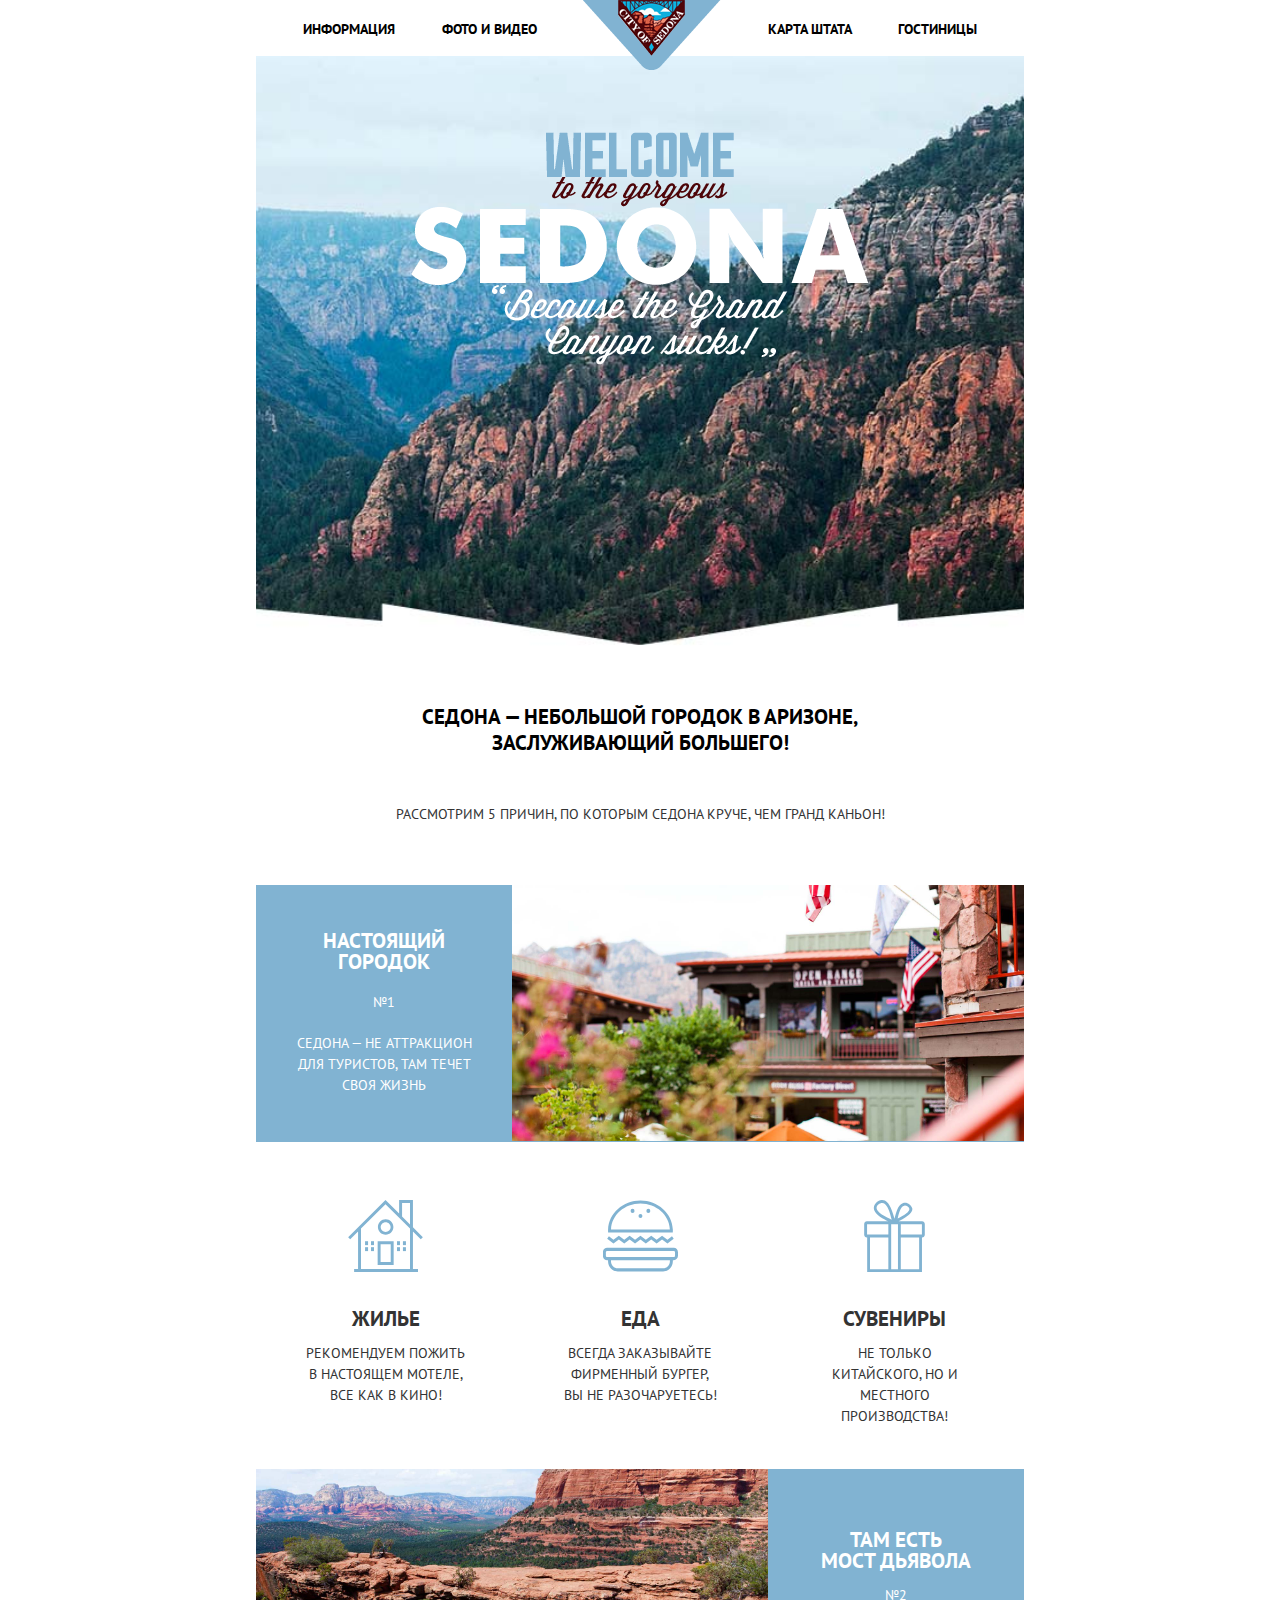
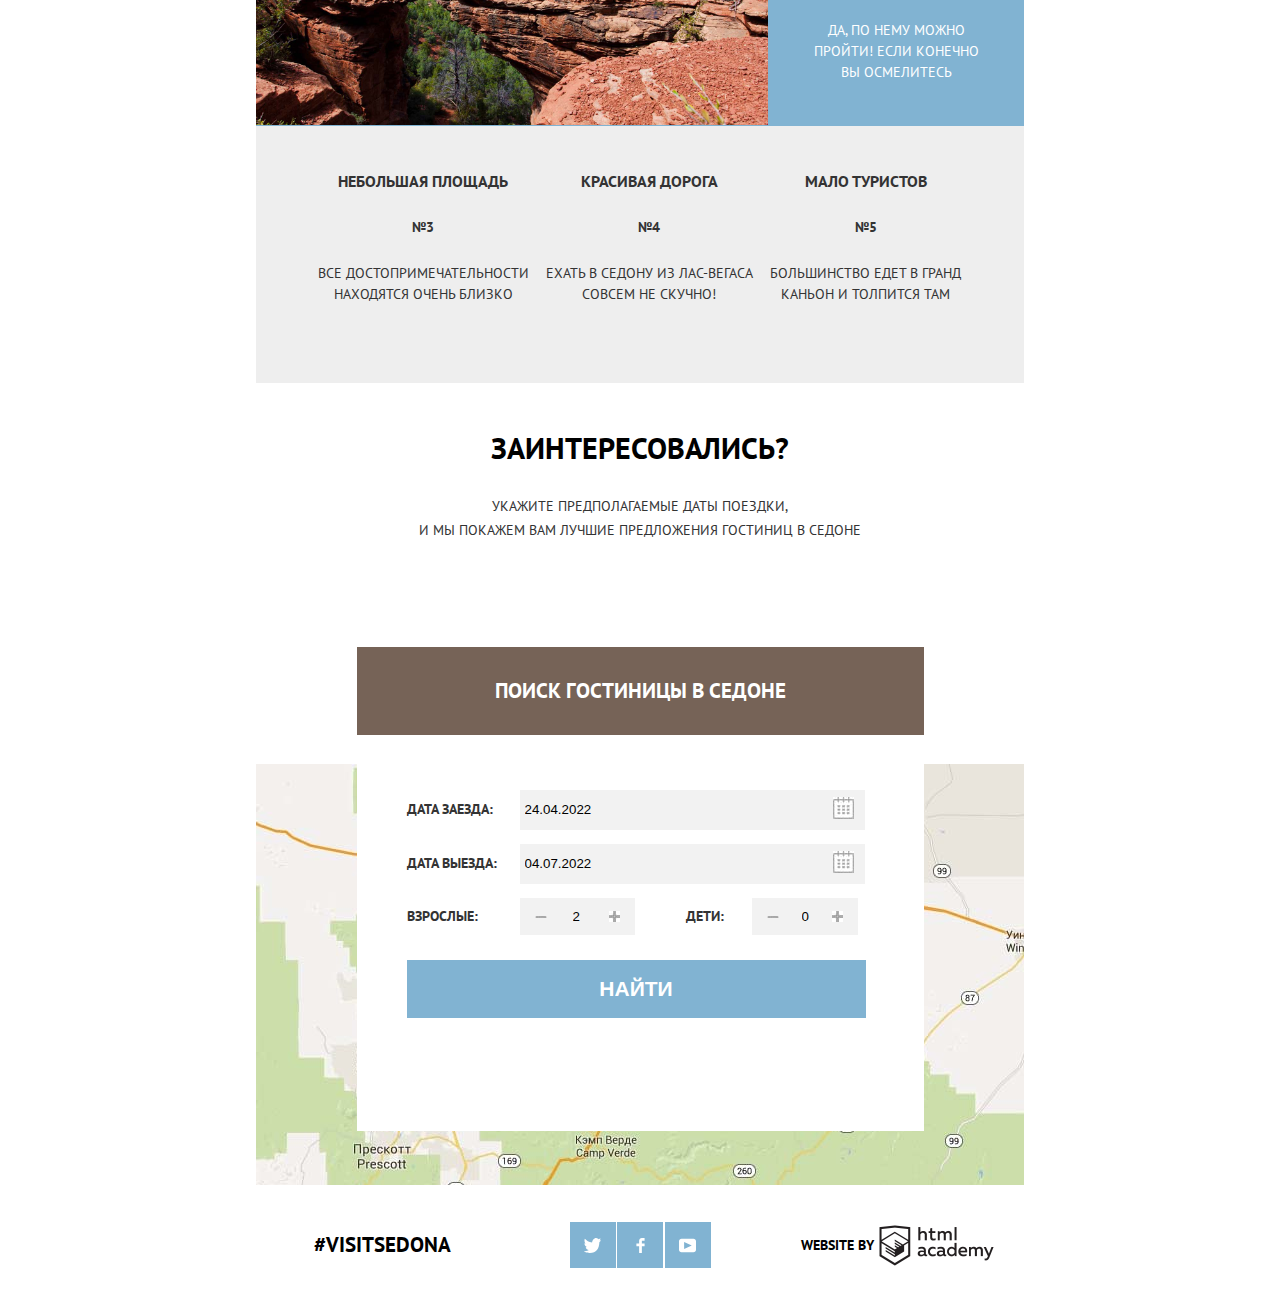
<file: index.html>
<!DOCTYPE html>
<html lang="ru">
<head>
    <meta charset="UTF-8">
    <meta http-equiv="X-UA-Compatible" content="IE=edge">
    <meta name="viewport" content="width=device-width, initial-scale=1.0">
    <title>Город Седона</title>
    <link href="https://fonts.googleapis.com/css2?family=PT+Sans:wght@400;700&display=swap" rel="stylesheet">
    <link rel="stylesheet" href="styles/style.css">
</head>

<body>
    <div class="container">
        <header class="main-header">
            <nav class="main-navigation">
                <ul class="site-navigation">
                    <li><a href="#">Информация</a></li>
                    <li><a href="#">Фото и видео</a></li>
                    <li class="logo">
                        <a>
                            <img src="image/logo.png" width="138" height="70" alt="Логотип Седоны">
                        </a>
                    </li>
                    <li><a href="#">Карта штата</a></li>
                    <li><a href="hotels.html">Гостиницы</a></li>
                </ul>
            </nav>
        </header>

        <main>
            <h1 class="visually-hidden">Седона - красивый город в Аризоне</h1>
            <article class="wellcome">
                <h2 class="visually-hidden">Добро пожаловать в Седону</h2>
                <div class="wellcome-wrapper">
                    <img class="welcome-sity" src="image/Welcome.png" width="188" height="45" alt="Добро пожаловать">
                    <img class="welcome-inscription" src="image/inscription-to-the-gorgeous.png" width="176" height="30" alt="в великолепную">
                    <img class="welcome-sedona" src="image/Sedona.png" width="458" height="78" alt="Седона">
                    <img class="welcome-canyon" src="image/inscription-becausethe-grand-canyon-sucks.png" width="296" height="80" alt="потому что Гранд Каньон сосёт">
                </div>
            </article>
            <article>
                <h2 class="visually-hidden">Преимущества Седоны</h2>
                <p class="description">
                    Седона — небольшой городок в Аризоне,<br> 
                    заслуживающий большего!
                </p>
                <p class="five-benefits">
                    Рассмотрим 5 причин, по которым Седона круче, чем гранд каньон!
                </p>
                <ul class="benefits">
                    <li class="benefits-list">
                        <div class="row">
                            <div class="text-wrapper">
                                <h3>Настоящий<br>
                                    городок</h3>
                                <p class="first-blue-column-benefits">№1</p>
                                <p class="first-blue-column-benefits">Седона — не аттракцион<br> 
                                    для туристов, там течет<br> 
                                    своя жизнь</p>
                            </div>
                        </div>

                        <ul class="benefits-item">
                            <li>
                                <img src="image/icon-home.svg" width="75" height="72" alt="иконка дома">
                                <h4 class="">Жилье</h4>
                                <p class="benefits-description">Рекомендуем пожить в настоящем мотеле, все как в кино!</p>
                            </li>
                            <li>
                                <img src="image/icon-burger.svg" width="75" height="72" alt="иконка дома">
                                <h4 class="">Еда</h4>
                                <p class="benefits-description">Всегда заказывайте фирменный бургер,<br>
                                    вы не разочаруетесь!</p>
                            </li>
                            <li>
                                <img src="image/icon-gift.svg" width="75" height="72" alt="иконка дома">
                                <h4 class="">Сувениры</h4>
                                <p class="benefits-description">Не только китайского, но и местного производства!</p>
                            </li>
                        </ul>
                    </li>

                    <li class="benefits-list">
                        <div class="row-two">
                            <div class="two-text-wrapper">
                                <h3>Там есть<br>
                                    мост дьявола</h3>
                                <p class="second-blue-column-benefits" >№2</p>
                                <p class="second-blue-column-benefits">Да, по нему можно<br> 
                                    пройти! Если конечно<br>
                                    вы осмелитесь</p>
                            </div>
                        </div>
                    </li>

                    <li class="last-benefits-item">
                        <ul class="last-benefits-row">
                            <li class="last-benefits-list">
                                <!-- <div class="last-benefits-row"> -->
                                    <!-- <div class="last-benefits-item"> -->
                                        <h3 class="benefits-list-attraction">Небольшая площадь</h3>
                                        <p>№3</p>
                                        <p class="benefits-description">Все достопримечательности находятся очень близко</p>
                                    </li>
                                    <li class="last-benefits-list">
                                        <h3 class="benefits-list-road">Красивая дорога</h3>
                                        <p>№4</p>
                                        <p class="benefits-description">Ехать в Седону из Лас-Вегаса совсем не скучно!</p>
                                    </li>
                                    <li class="last-benefits-list">
                                        <h3 class="benefits-list-tourists">Мало туристов</h3>
                                        <p>№5</p>
                                        <p class="benefits-description">Большинство едет в гранд каньон и толпится там</p>
                                    </li>
                                    <!-- </div>
                                </div> -->
                            </li>
                        </ul>
                    </li>
                </ul>
                <section class="booking">
                    <h2 class="visually-hidden">Поиск гостиницы в Седоне</h2>
                    <p class="booking-interested">Заинтересовались?</p>
                    <p class="booking-interested-date">Укажите предполагаемые даты поездки,<br> 
                        и мы покажем вам лучшие предложения гостиниц в Cедоне</p>
                    </article>
                    <div class="hotels-container">
                        <div class="hotels-wrapper">
                            <div class="hotel-booking">
                                <p class="hotel-booking-search">Поиск гостиницы в Седоне</p>
                                    <form class="appointment-form" action="https://echo.htmlacademy.ru" method="post">
                                        <div class="form-row">
                                            <p class="search-arrival-date">
                                                <label class="row-title" for="arrival-date">Дата заезда:</label>
                                                <input class="text-input" type="text" name="gate" value="24.04.2022" id="arrival-date" placeholder="24.04.2022">
                                                <button type="button" class="calendar"></button>
                                            </p>
                                            <p class="search-depature-date">
                                                <label class="row-title" for="date-departure">Дата выезда:</label>
                                                <input class="text-input" type="text" name="date" id="date-departure" value="04.07.2022" placeholder="204.07.2022">
                                                <button type="button" class="calendar"></button>
                                            </p>
                                            <div class="adults-children">
                                                <div class="adults">
                                                    <div class="search-adult">
                                                        <label class="row-title" for="adults">Взрослые:</label>
                                                        <div class="counter">
                                                            <button type="button" class="decrease"></button>
                                                            <input class="text-adults" type="text" name="adults-amount" id="adults" value="2">
                                                            <button type="button" class="increase"></button>
                                                        </div>
                                                    </div>
                                                </div>
                                                <div class="kids">
                                                    <div class="search-children">
                                                        <label class="row-title-ch" for="children">Дети:</label>
                                                        <div class="counter">
                                                            <button type="button" class="decrease"></button>
                                                            <!-- <button type="button" class="decrease">&#8211;</button> -->
                                                            <input class="text-chlidren" type="text" name="children-amount" id="children" value="0">
                                                            <!-- <button type="button" class="increase">&#43;</button> -->
                                                            <button type="button" class="increase"></button>
                                                        </div>
                                                    </div>
                                                </div>
                                            </div>
                                        </div>
                                        <input type="submit" class="btn" value="Найти">
                                    </form>
                                
                            </div>
                        </div>
                    </div>
                </section>
        </main>
        <footer class="main-footer">
            <div class="footer-container">
                <a class="hashtag col"  href="index.html">#Visitsedona</a>
                <div class="footer-social col">
                    <h3 class="visiually-hidden">Ссылки на социальные сети</h3>
                    <ul class="footer-social">
                        <li>
                            <a class="social-link" href="https://twitter.com" title="Твиттер">
                                <img  src="image/twitter-icon.svg" width="17" height="15" alt="иконка твиттера"/>
                            </a>
                        </li>
                        <li>
                            <a class="social-link" href="https://ru-ru.facebook.com" title="Фейсбук">
                                <img  src="image/fb-icon.svg" width="17" height="15" alt="иконка фейсбук"/>
                            </a>
                        </li>
                        <li>
                            <a class="social-link" href="https://www.youtube.com" title="Ютуб">
                                <img  src="image/youtube-icon.svg" width="17" height="15" alt="иконка ютуба"/>
                            </a>
                        </li>
                    </ul>
                </div>
                <div class="col">
                    <p class="copyright">
                        <span class="footer-copyright">Website by</span>
                        <a class="logo-name" href="#"></a>
                    </p>
                </div>
            </div>
        </footer>
    </div>    
</body>
</html>
</file>
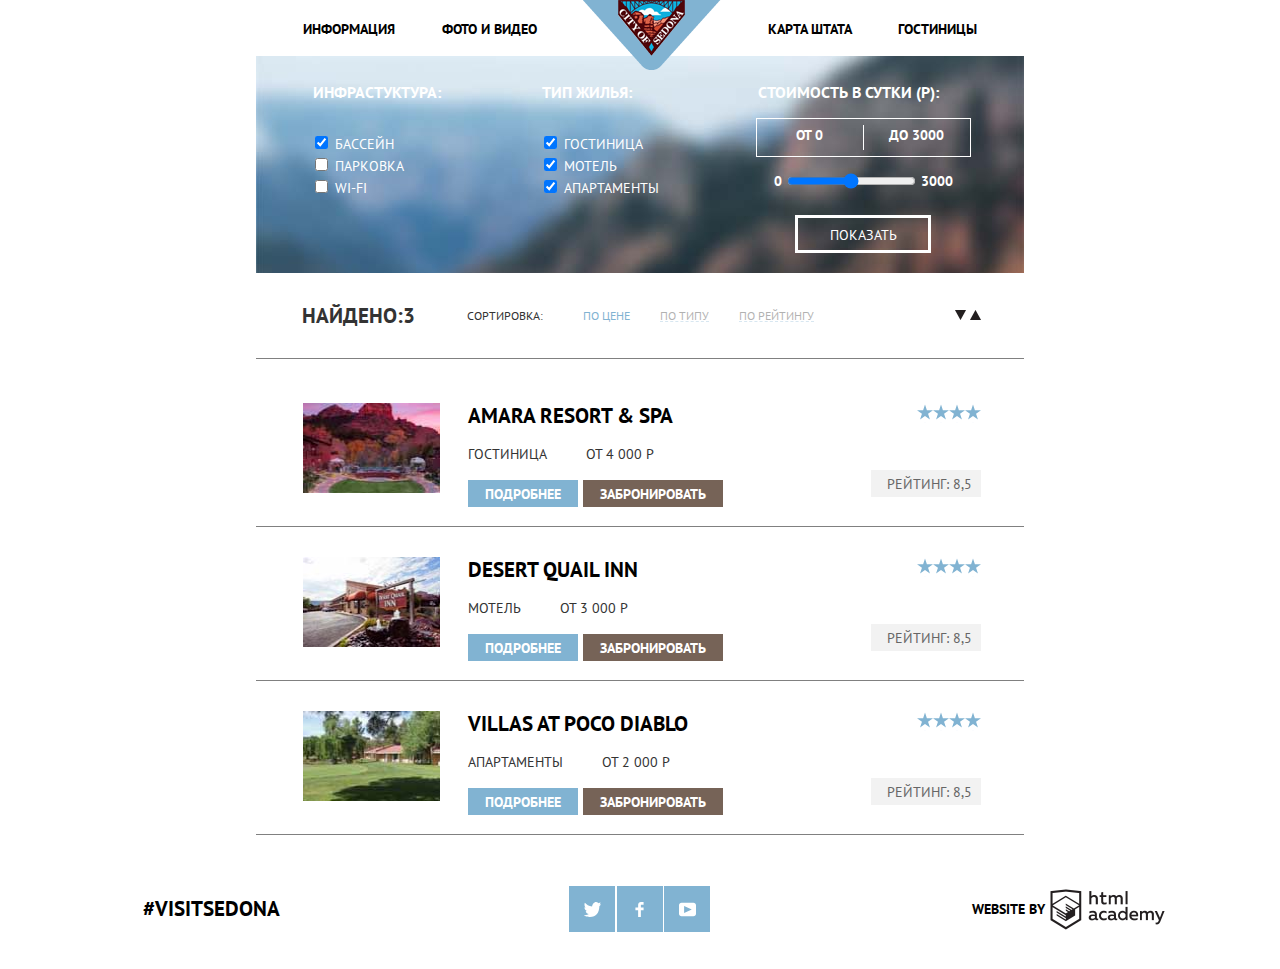
<file: hotels.html>
<!DOCTYPE html>
<html lang="en">
<head>
    <meta charset="UTF-8">
    <meta http-equiv="X-UA-Compatible" content="IE=edge">
    <meta name="viewport" content="width=device-width, initial-scale=1.0">
    <title>Sedona</title>
    <link href="https://fonts.googleapis.com/css2?family=PT+Sans:wght@400;700&display=swap" rel="stylesheet">
    <link rel="stylesheet" href="styles/style.css">
</head>

<body>
    <div class="container">
        <header class="main-header">
            <nav class="main-navigation">
                <ul class="site-navigation">
                    <li><a href="#">Информация</a></li>
                    <li><a href="#">Фото и видео</a></li>
                    <li class="logo">
                        <a>
                            <img src="image/logo.png" width="138" height="70" alt="Логотип Седоны">
                        </a>
                    </li>
                    <li><a href="#">Карта штата</a></li>
                    <li><a href="hotels.html">Гостиницы</a></li>
                </ul>
            </nav>
        </header>
        
    <main class="search-hotels">
        <h1 class="visually-hidden">Гостиницы в Седоне</h1>
        <form class="filter" method="get" action="https://echo.htmlacademy.ru">
            <div class="background-hotels">
                <div class="form-hotels">
                    <fieldset class="infrastructure">
                        <legend>Инфрастуктура:</legend>
                        <ul class="list-object">
                            <li class="filter-option">
                                <div class="object">
                                    <input class="filter-input filter-input-checkbox" type="checkbox" name="swimming-pool" id="filter-swimming-pool" checked>
                                    <label for="filter-swimming-pool" class="filter-object">Бассейн</label>
                                </div>
                            </li>
                            <li class="filter-option">
                                <div class="object">
                                    <input class="filter-input filter-input-checkbox" type="checkbox" name="parking" id="filter-parking">
                                    <label for="filter-parking" class="filter-object">Парковка</label>
                                </div>
                            </li>
                            <li class="filter-option">
                                <div class="object">
                                    <input class="filter-input filter-input-checkbox" type="checkbox" name="wi-fi" id="filter-wi-fi">
                                    <label for="filter-wi-fi" class="filter-object">wi-fi</label> 
                                </div>
                            </li>
                        </ul>
                </fieldset>
                <fieldset class="type-of-housing">
                    <legend>Тип жилья:</legend>
                    <ul class="list-object">
                        <li class="filter-option">
                            <div class="object">
                                <input class="filter-input filter-input-checkbox" type="checkbox" name="hotel" id="filter-hotel" checked>
                                <label for="filter-hotel" class="filter-object">Гостиница</label>
                            </div>
                        </li>
                        <li class="filter-option">
                            <div class="object">
                                <input class="filter-input filter-input-checkbox" type="checkbox" name="motel" id="filter-motel" checked>
                                <label for="filter-motel" class="filter-object">Мотель</label> 
                            </div>
                        </li>
                        <li class="filter-option">
                            <div class="object">
                                <input class="filter-input filter-input-checkbox" type="checkbox" name="apartments" id="filter-apartments" checked>
                                <label for="filter-apartments" class="filter-object">Апартаменты</label> 
                            </div>
                        </li>
                    </ul>
                </fieldset>
                <div class="column-wrap">
                    <fieldset class="price">
                        <legend>Стоимость в сутки (Р):</legend>
                        <div class="price-filter">
                            <p class="limit">
                                <span class="from">от 0</span>
                                <span class="to"> до 3000</span>
                            </p>
                            <p class="range">
                                <span>0</span>
                                <input type="range" min="0"max="3000" id="price" name="price" step="1" class="inp">
                                <span>3000</span> 
                            </p>
                        </div>
                    </fieldset>
                    <p class="btn-ser">
                        <a class="button button-search-hotels" href="#">Показать</a>
                    </p>
                </div>
                </div>
            </div>
            <section class="searching-results">
                <h2 class="visually-hidden">Результаты поиска</h2>
                <div class="sorting-form">
                    <p class="results">Найдено:3</p>
                    <div class="sorting">
                        <p>Сортировка:</p>
                        <ul class="wrapp">
                            <li class="sorting-price line">по цене</li>
                            <li>
                                <a class="sorting-type line" href="">по типу</a> 
                            </li>
                            <li>
                                <a class="sorting-type line" href="">по рейтингу</a> 
                            </li>
                        </ul>
                    </div>
                    <div class="bottom-row">
                        <div>
                            <button class="down">
                                <span class="visiually-hidden">вниз</span></button>
                                <button class="up">
                                <span class="visiually-hidden">вверх</span></button>
                        </div>
                    </div>
                </div>
                <section class="hotels">
                    <h2 class="visually-hidden">Список гостиниц</h2>
                    <!-- <div class="hotel-form"> -->
                            <ul class="hotels-list">
                                <li class="hotels-item">
                                    <p class="hotels-photo">
                                        <img src="image/photo-hotel.jpg" alt="фото гостиницы Amara"/>
                                    </p>
                                    <div class="first-hot">
                                        <h4 class="hotels-title">Amara Resort & Spa</h4>
                                        <p class="hotels-item-type">
                                            <span>Гостиница</span> 
                                            <span> от 4 000 Р</span>
                                        </p>
                                        <p class="botton-form">
                                            <a class="button-more-info" href="#">Подробнее</a>
                                            <a class="button-check" href="#">Забронировать</a>
                                        </p>
                                    </div>
                                    <div class="first-ret">
                                        <p class="stars"></p>
                                        <p class="rating">Рейтинг: 8,5</p>
                                    </div>
                                </li>
                    <!-- </div> -->
                                <li class="hotels-item">
                                    <p class="hotels-photo">
                                        <img src="image/photo-motel.jpg" alt="фото мотеля Desert"/>
                                    </p>
                                    <div class="first-hot">
                                        <h4 class="hotels-title">Desert Quail Inn</h4>
                                        <p class="hotels-item-type">
                                           <span>Мотель</span> 
                                           <span>от 3 000 Р</span>
                                        </p>
                                        <p class="botton-form">
                                            <a class="button-more-info" href="#">Подробнее</a>
                                            <a class="button-check" href="#">Забронировать</a>
                                        </p>
                                    </div>
                                    <div class="first-ret">
                                        <p class="stars"></p>
                                        <p class="rating">Рейтинг: 8,5</p>
                                    </div>
                                    </li>
                                    <li class="hotels-item">
                                        <p class="hotels-photo">
                                            <img src="image/photo-apartament.jpg" alt="фото апартаментов Villas"/>
                                        </p>
                                    <div class="first-hot">    
                                        <h4 class="hotels-title">Villas at Poco Diablo</h4>
                                        <p class="hotels-item-type">
                                        <span>Апартаменты</span> 
                                        <span>от 2 000 Р</span>
                                        </p> 
                                        <p class="botton-form">
                                            <a class="button-more-info" href="#">Подробнее</a>
                                            <a class="button-check" href="#">Забронировать</a>
                                        </p>
                                    </div>
                                    <div class="first-ret">
                                        <p class="stars"></p>
                                        <p class="rating">Рейтинг: 8,5</p>
                                    </div>
                                    
                                </li>
                            </ul>
                </section>
        </div>
    </main>
    
    <footer class="main-footer">
        <div class="footer-container">
            <a class="hashtag col"  href="index.html">#Visitsedona</a>
            <div class="footer-social col">
                <h3 class="visiually-hidden">Ссылки на социальные сети</h3>
                <ul class="footer-social">
                    <li>
                        <a class="social-link" href="https://twitter.com" title="Твиттер">
                            <img  src="image/twitter-icon.svg" width="17" height="15" alt="иконка твиттера"/>
                        </a>
                    </li>
                    <li>
                        <a class="social-link" href="https://ru-ru.facebook.com" title="Фейсбук">
                            <img  src="image/fb-icon.svg" width="17" height="15" alt="иконка фейсбук"/>
                        </a>
                    </li>
                    <li>
                        <a class="social-link" href="https://www.youtube.com" title="Ютуб">
                            <img  src="image/youtube-icon.svg" width="17" height="15" alt="иконка ютуба"/>
                        </a>
                    </li>
                </ul>
            </div>
            <div class="col">
                <p class="copyright">
                    <span class="footer-copyright">Website by</span>
                    <a class="logo-name" href="#"></a>
                </p>
            </div>
        </div>
    </footer>
</div>
</body>
</html>
</file>
<file: styles/style.css>
body {
    margin: 0;
    padding: 0;
    font-family: "PT Sans", Arial, sans-serif;
    font-size: 14px;
    line-height: 21px;
    font-weight: 700;
    color: #333333;
    text-transform: uppercase;
    background-color: #ffffff;
}

.hotels-container {
    width: 768px;
  height: 593px;
  display: flex;
  flex-direction: column;
  justify-content: center;
  align-items: center;

  background-image: url("../image/map.jpg");
  background-position: 0 172px;
  background-size: contain;
  background-repeat: no-repeat;

}

.hotels-wrapper {
width: 567px;
  display: flex;
  flex-direction: column;
  justify-content: flex-start;
  align-items: center;
  background-color: white;
}

.text-input {
    width: 345px;
    box-sizing: border-box;
    height: 40px;
    padding-left: 5px;

    background-color: #f2f2f2;
    border: none;
}

.adults-children {
    display: flex;
    flex-direction: row;
    align-items: flex-start;
}

.form-row {
    margin-top: 55px;
}

.search-adult,
.search-children {
    display: flex;
    flex-direction: row;
    flex-wrap: nowrap;
}

.counter {
    display: flex;
    flex-direction: row;
    flex-wrap: nowrap;

    position: relative;
}

.decrease,
.increase {
    position: absolute;
    


    border: none;
    width: 12px;
    

}

.decrease {
    left: 15px;
    top: 18px;

    background-image: url("../image/mns.jpg");

    height: auto;
    
}

.increase {
    right: 15px;
    top: 13px;
    padding: 0;

    background-image: url("../image/plus.jpg");

    height: 11px;
    width: 11px;
}

.text-adults {
    width: 115px;
    height: 37px;
    border: none;
    padding-left: 53px;

    background-color: #f2f2f2;
    box-sizing: border-box;
}

.text-chlidren {
    width: 106px;
    height: 37px;
    border: none;
    padding-left: 50px;

    background-color: #f2f2f2;
    box-sizing: border-box;
}

.kids {
    margin-left: 51px;
}

.btn {
    margin: 0;
    padding: 0;
    margin-top: 25px;

    width: 459px;
    height: 58px;

    background-color: #81b3d2;
    border: none;
    color: white;
    font-size: 21px;
    text-transform: uppercase;
    font-weight: 700;
}

.hotel-booking-search {
    width: 100%;
    height: 88px;
    margin: 0;
    margin-bottom: 54px;
  align-self: stretch; /* тянись в стороны в своем родителе*/
  margin-bottom: 15px;
  box-sizing: border-box;

  background-color: #766357;
  color: white;

  padding-top: 33px;
  font-size: 21px;
  font-weight: 700;
  text-transform: uppercase;
  text-align: center;
}


.container {
    width: 768px;
    margin: 0 auto;
}

.background-hotels {
    background-image: url("..//image/background-mountain-hotels.jpg");
    height: 217px;
    background-repeat: no-repeat;

}

.form-hotels {
    display: flex;
    flex-direction: row;
    justify-content: space-between;
    flex-wrap: wrap;

    width: 685px;
    height: 165px;

    padding-top: 26px;
    padding-left: 42px;
    padding-right: 42px;
}

.object {
    padding: 0;
    margin-left: auto;
}

.list-object {
    padding: 0;
    margin: 0;
    padding-top: 25px;
}

a {
    text-decoration: none;
}

.main-header {
    height: 56px;
    padding-left: 47px;
    padding-right: 47px;

    background-color: #fff;
    color: #000000;
}

.main-navigation {
    font-size: 14px;
    line-height: 26px;
    color: #000000;
    background-color: #ffffff;
}

.site-navigation {
    display: flex;
    flex-direction: row;
    justify-content: space-between;
    margin: 0;
    padding: 0;

    list-style: none;
}

.site-navigation li {
    padding-top: 16px;
}

.site-navigation a {
    color: #000000;
}

.site-navigation a:hover {
    color:  #81b3d2;
}

.site-navigation a:focus {
    color: #000000;
}

.site-navigation a:active {
    color: #766357;
}

.site-navigation .logo {
    width: 138px;
    height: 56px;

    position: relative;
}

.site-navigation .logo img {
    width: 138px;
    position: absolute;
    top: 0px;
    left: 0px;
}



.visually-hidden {
    transform: scale(0);
    position: fixed;
}

.wellcome {
    height: 514px;
    padding-top: 76px;

    background-image: url("../image/background-mountain.jpg");
    background-position: top center;
    background-size: cover;
    background-repeat: no-repeat;
    margin-bottom: 58px;
}

.wellcome-wrapper {
    display: flex;
    flex-direction: column;
    align-items: center;

}

.filter-option {
    list-style: none;
    margin-left: auto;
}

.filter-object {
    font-size: 14px;
    line-height: 21px;
    font-weight: 400;

   
}

.price-filter {
    padding-top: 10px;
}

.filter fieldset {
    border: none;
}

.filter legend {
    font-size: 16px;
    line-height: 21px;
    font-weight: 700;
}


.filter ul {
    list-style: none;
    line-height: 21px;
}

.infrastructure {
    color: #ffffff;
}

.type-of-housing {
    color: #ffffff;
}

.price {
    color: #ffffff;
}

.results {
    font-size: 21px;
    line-height: 26px;
    font-weight: 700;

    width: 165px;
    margin: 0;
    height: 100%;
    
    display: flex;
    flex-direction: column;
    justify-content: center;
    align-items: flex-start;

}

.column-wrap {
    display: flex;
    flex-direction: column;
}

.sorting-form {
    display: flex;
    flex-direction: row;
    justify-content: space-between;

    height: 85px;
    border-bottom: solid 1px grey;
    background-color: white;

    padding-left: 46px;
    padding-right: 43px;

}

.sorting {
    display: flex;
    flex-direction: row;
    justify-content: flex-start;
    align-items: center;

    font-size: 12px;
    line-height: 18px;
    font-weight: 400;

    width: 358px;
    height: 100%;

}

.sorting-price {
    margin-left: 40px;
}

.sorting-type {
    margin-left: 30PX;
}
/* 
.hotels {
    display: flex;
    flex-direction: row;
    justify-content: space-between;

    height: 153px;
    border-bottom: solid 1px grey;
    background-color: white;

    padding-left: 46px;
    padding-right: 43px;
} */
/* 
.hotel-form {
    display: flex;
    flex-direction: row;
    justify-content: space-between;
    align-items: flex-start;

    background-color: white;

    padding-left: 46px;
    padding-right: 43px;
} */

.wrapp {
    display: flex;
    justify-content: space-between;

    padding: 0;
    margin: 0;
}

.sorting-price {
    color: #81b3d2;
}

.sorting-type {
    color: #000000;
    opacity: 0.3;
    text-decoration-line: underline;
    text-decoration-style: dashed;
    text-decoration-color: #81b3d2;
}

.sorting:active {
    color: #000000;
}


.hotels-list {
    padding: 0;
    
}



.benefits,
.benefits-item {
    list-style: none;
}

.benefits {
    padding: 0px;
    margin: 0px;
    text-align: center;
}



.benefits-list h3 {
    font-size: 21px;
    line-height: 21px;

}


.row {
    height: 257px;

    background-color: #81b3d2;
    background-image: url("../image/background-photofalg.jpg");
    background-position: top right;
    background-size: 512px 256px ;
    background-repeat: no-repeat;

    color:#ffffff;
}

.row-two {
    display: flex;
    flex-direction: row;
    justify-content: flex-end;

    height: 257px;
    background-color: #81b3d2;
    background-image: url("../image/background-photo-canyon.jpg");
    background-position: top left;
    background-size: 512px 256px ;
    background-repeat: no-repeat;

    color:#ffffff;
}


.text-wrapper {
    width: 256px;
}


.text-wrapper h3 {
    padding: 0;
    margin: 0;
    padding-top: 45px;
}

.two-text-wrapper {
    width: 256px;
    padding-top: 15px;
    
}

.two-text-wrapper h3 {
    padding: 0;
    margin: 0;
    padding-top: 45px;
}

.description {
    margin: 0;
    padding: 0;
    font-size: 21px;
    line-height: 26px;
    color: #000000;
    text-align: center;
}

.five-benefits {
    margin: 0;
    padding: 0;
    margin-top: 45px;
    margin-bottom: 58px;

    font-size: 14px;
    line-height: 26px;
    color: #333333;
    font-weight: 400;
    text-align: center;

}

.benefits-item h4 {
    margin: 0;
    padding: 0;

    font-size: 21px;
    line-height: 21px;

}

.benefits-item {
    margin: 0;
    padding: 0;
    padding-left: 47px;
    padding-right: 47px;
    padding-top: 58px;
    margin-bottom: 65px;

    height: 204px;
    display: flex;
    flex-direction: row;
    justify-content: space-between;
}

.benefits-item li {
    width: 165px;
}

.benefits-item img{
    margin-bottom: 30px;
}


.benefits-description {
    font-size: 14px;
    line-height: 21px;
    color: #333333;
    font-weight: 400;
}

.benefits-second {
    background-color: #eeeeee;
    background-image: url("gray-bc.jpg");

}

.first-blue-column,
.second-blue-column {
    color: #ffffff;
    background-color: #81b3d2;

}

.first-blue-column-benefits,
.second-blue-column-benefits {
    font-size: 14px;
    line-height: 21px;
    font-weight: 400;
}

.last-benefits-row {
    list-style: none;

    display: flex;
    flex-direction: row;
    justify-content: space-between;
    
    height: 257px;

    padding: 0;
    padding-left: 47px;
    padding-right: 47px;

    background-color: #eeeeee;
    background-position: top center;
    background-repeat: no-repeat;
    
}

.last-benefits-list {
    margin: 0;
    padding: 0;
    margin-top: 45px;
}

.last-benefits-list h3 {
    margin: 0;
    padding: 0;
    padding-bottom: 25px;
}

.last-benefits-list p {
    margin: 0;
    padding: 0;
    padding-bottom: 25px;
}

.first-blue-column-benefits {
    margin: 0;
    padding: 0;
    padding-top: 20px;

    text-align: center;
}

.booking-interested {
    font-size: 30px;
    line-height: 24px;
    color: #000000;
    text-align: center;
    font-weight: 700;

    margin: 0;
    padding: 0;
    margin-top: 53px;
    margin-bottom: 34px;
    
}

.booking-interested-date {
    font-size: 14px;
    line-height: 24px;
    font-weight: 400;
    color: #333333;
    text-align: center;

    margin: 0;
    padding: 0;
    margin-bottom: 50px;
}

.hotel-booking {
    
    width: 567px; 
    height: 484px;
}

.appointment-form {
    width: 100%;
    padding-left: 50px;
    padding-right: 50px;
    box-sizing: border-box;
}

.calendar {
    position: absolute;
    top: 7px;
    right: 20px;

    border: none;
    background-image: url("../image/calendar.jpg");
    width: 21px;
    height: 22px;
}

.row-title {
    width: 113px;
    
}

.row-title-ch {
    width: 66px;
}

.search-arrival-date,
.search-depature-date,
.search-adult,
.search-children {
    display: flex;
    flex-direction: row;
    flex-wrap: nowrap;
    justify-content: flex-start;
    align-items: center;
}

.search-depature-date {
    position: relative;
}

.search-arrival-date {
    position: relative
}


/* .search {
    list-style: none;

    margin: 0;
    padding: 0;
    padding-left: 50px;
    padding-right: 50px;
} */

.button-booking {
    width: 460px;
    height: 55px;
    font-size: 21px;
    line-height: 26px;
    font-weight: 700;
    font: inherit;
    text-align: center;
    color: #ffffff;
    vertical-align: middle;
    text-transform: uppercase;
    background-color: #81b3d2;
    border: none;
}

.button-search-hotels {
    font: inherit;
    font-weight: 400;
    text-align: center;
    color: #ffffff;
    vertical-align: middle;
    text-transform: uppercase;
    border: #ffffff;
    border: solid;
}

.button-search-hotels:hover {
    background-color: #ffffff;
    color: #000000;
    border: none;
    font-weight: 400;
}

.button-booking a:hover {
    background-color: #669ec0;
}

.button-booking a:active {
    background-color: #5496bd;
    opacity: 0.3;
}

.hashtag {
    font-size: 21px;
    line-height: 26px;
    font-weight: 700;
    text-decoration: none;
    color: #000000;
}

.footer-social {
    list-style: none;
}

.social-link {
    display: flex;
    flex-direction: column;
    justify-content: center;
    align-items: center;

    background-color: #81b3d2;
    height: 46px;
    width: 46px; 
}

.copyright {
    margin: 0;
    
    display: flex;
    flex-direction: row;
    justify-content: center;
    align-items: center;
}

.social-icon a:hover {
    background-color: #669ec0;
}

.social-icon a:active {
    background-color: #5496bd;
    opacity: 0.3;
}

.main-footer .container {
    display: flex;
    align-items: center;
}


.footer-container {
    display: flex;
    flex-direction: row;
    flex-wrap: nowrap;
    justify-content: space-between;

    height: 120px;
}

.col {
    width: 33%;

    height: 100%;

    display: flex;
    flex-direction: column;
    justify-content: center;
    align-items: center;
}

.visiually-hidden {
    display: none;
}

.footer-social ul {
        display: flex;
        flex-wrap: wrap;
        justify-content: space-between;
        width: 141px;
        margin: 0 auto;
        padding: 0;
        list-style: none;

        
    }

.footer-copyright {
    margin-right: 5px;

    font-size: 14px;
    line-height: 26px;
    color: #000000;
}

.logo-name {
    display: block;
    width: 115px;
    height: 41px;
    text-decoration: none;
    background-image: url("../image/logo-name.png");
    background-size: contain;
    background-repeat: no-repeat;
}

.logo-name:hover {
    background-image: url("../image/logo-name-blue.png")
}

.logo-name:active {
    background-image: url("../image/logo-name-gray.png");
}

.hotels-item {
    display: flex;
    flex-wrap: nowrap;
        
    list-style: none;
    
    font-size: 21px;
    line-height: 26px;
    font-weight: 700;
    color: #000000;
    height: 153px;

    padding-left: 47px;
    padding-right: 43px;

    border-bottom: solid 1px grey;
}

.hotels-photo {
    width: 165px;
    height: 100%;

    margin: 0;
    padding: 0;

    padding-top: 30px;
}

.hotels-photo img {
    width: 137px;
    height: 90px;

    float: left;
}

.first-hot {
    width: 358px;
    height: 100%;

    padding-top: 30px;
}

.hotels-title,
.hotels-item-type {
    margin: 0;
    padding: 0;
}

.hotels-title {
    margin-bottom: 15px;
}

.hotels-item-type {
    font-size: 14px;
    line-height: 21px;
    color: #333333;
    font-weight: 400;

    margin-bottom: 15px;
}

.hotels-item-type span:nth-child(1) {
    margin-right: 35px;
}


.button-more-info {
    font-size: 14px;
    line-height: 14px;
    color: #ffffff;
    background-color: #81b3d2;
    text-align: center;

    display: block;
    height: 27px;

    box-sizing: border-box;

    padding-left: 17px;
    padding-right: 17px;
    margin-right: 5px;
    padding-top: 7px;
}

.button-check {
    font-size: 14px;
    line-height: 14px;
    color: #ffffff;
    background-color: #766357;
    text-align: center;

    display: block;
    height: 27px;

    box-sizing: border-box;

    padding-left: 17px;
    padding-right: 17px;
    margin-right: 5px;
    padding-top: 7px;
    
}

.botton-form {
    display: flex;
    flex-direction: row;
    justify-content: flex-start;

    margin: 0;
    padding: 0;
}


.first-ret {
    display: flex;
    flex-direction: column;
    justify-content: flex-start;
    align-items: flex-end;


    margin-left: auto;

    padding-top: 30px;

}

.stars,
.rating {
    margin: 0;
    padding: 0;
}

.stars {
    background-image: url("../image/star.svg");
    background-size: 16px 18px;

    width: 64px;
    height: 20px;

    margin-bottom: 47px;
}

.rating {
    font-size: 14px;
    line-height: 14px;
    font-weight: 400;
    color: #666666;
    background-color: #f2f2f2;

    width: 110px;
    height: 27px;

    padding-top: 7px;
    padding-left: 16px;

    box-sizing: border-box;
}

.bottom-row {
    display: flex;
    flex-direction: column;
    justify-content: center;
    
    margin-left: auto;
}


.down,
.up {
    margin: 0;
    padding: 0;
    border: none;
    background-color: transparent;
}

.down {
    width: 11px;
    height: 10px;
    background-image: url("../image/icon-down-dir.png");
}

.up {
    width: 11px;
    height: 10px;
    background-image: url("../image/icon-up-dir.png");
}

.limit {
    display: flex;
    flex-direction: row;
    flex-wrap: nowrap;
    margin: 0;
    padding: 0;
    padding-top: 6px;
    padding-bottom: 6px;

    border: 1px solid white;
}

.from {
    display: block;
    text-align: center;
    border-right: 1px solid white;

    width: 106px;
    height: 25px;
}

.to {
    display: block;
    text-align: center;

    width: 106px;
    height: 25px;
}

.range {
    display: flex;
    justify-content: center;
    align-items: center;
}

.inp {
    margin-left: 5px;
    margin-right: 5px;
}

.btn-ser {
    margin: 0;
    padding: 0;
    margin-left: auto;
    margin-right: auto;
}

.button-search-hotels {
    width: 136px;
    height: 38px;

    display: block;
    padding-top: 7px;
    box-sizing: border-box;
}
</file>
